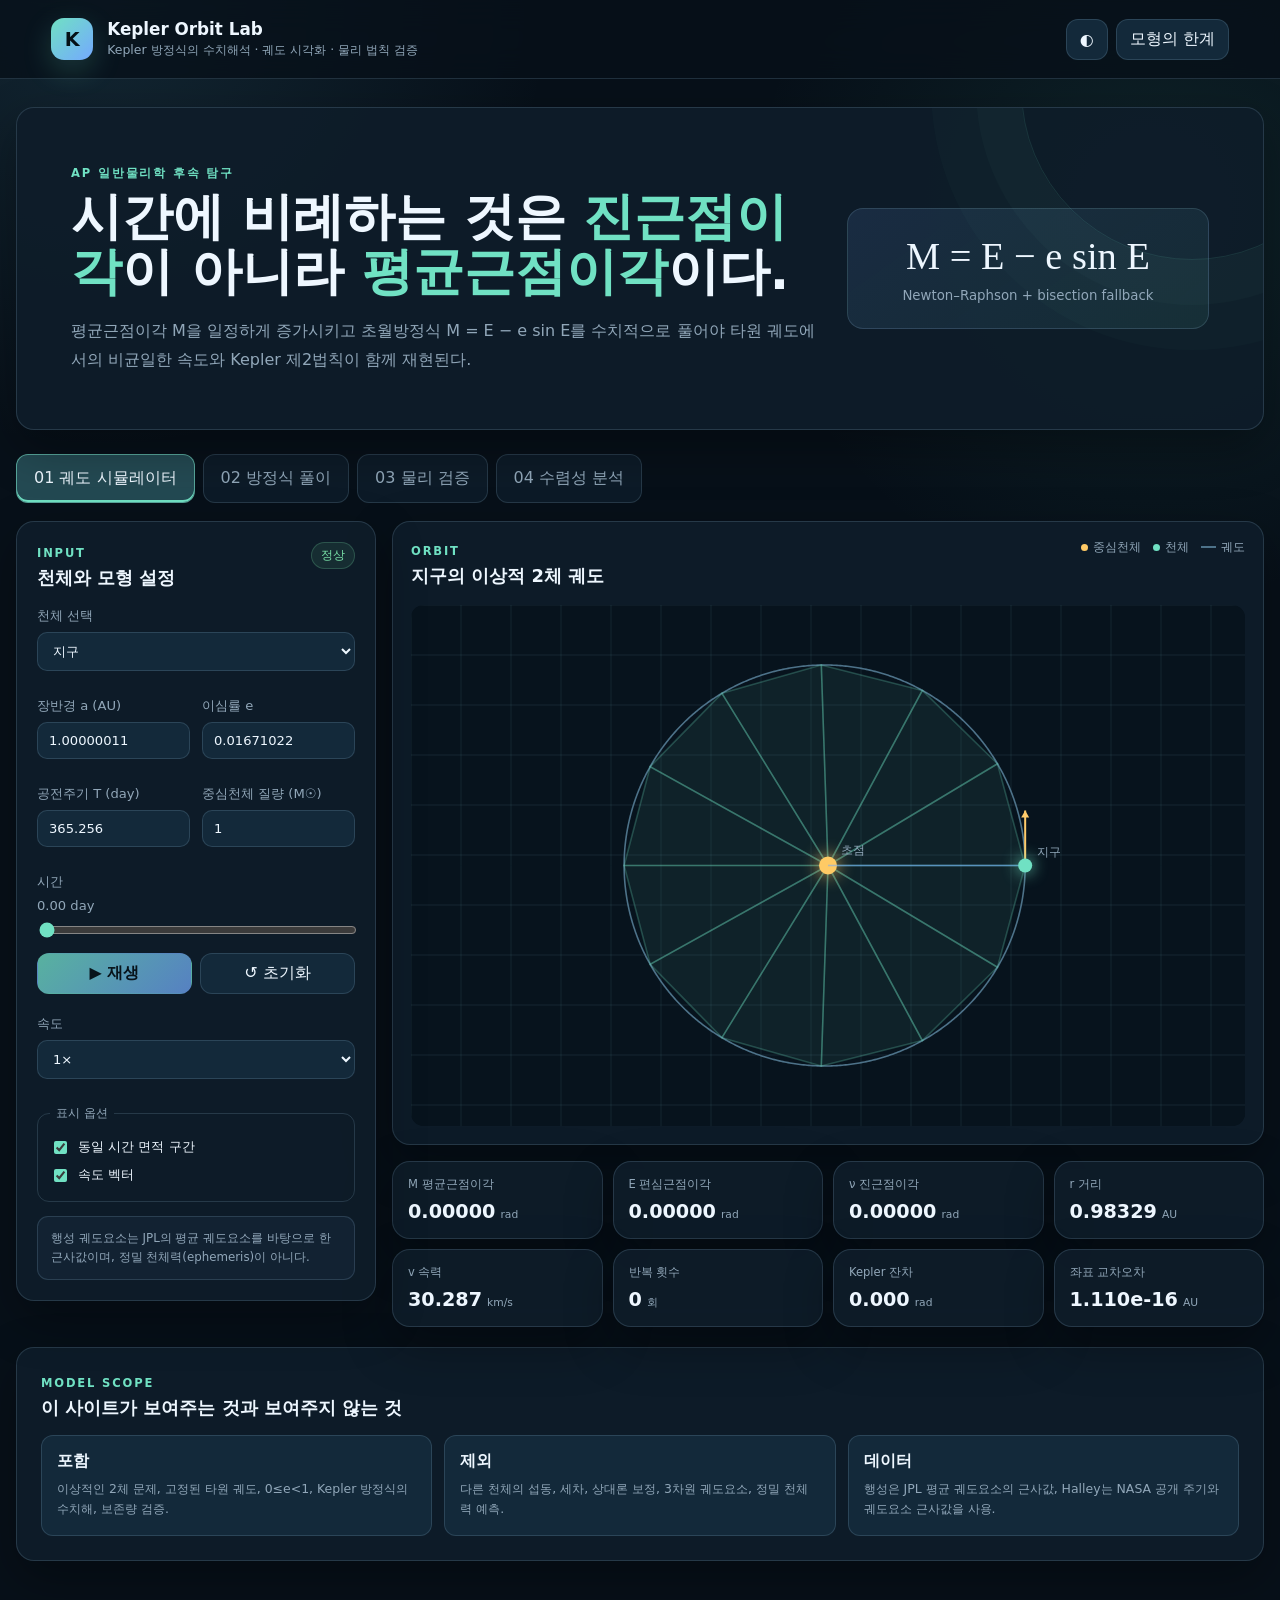
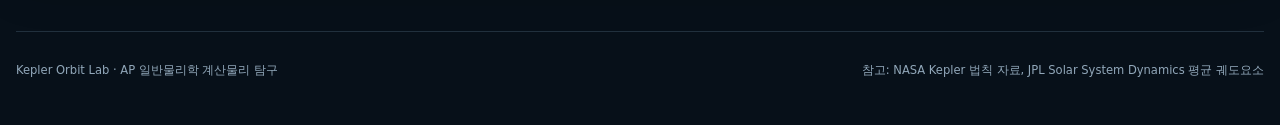
<file: index.html>
<!doctype html>
<html lang="ko">
<head>
  <meta charset="utf-8" />
  <meta name="viewport" content="width=device-width, initial-scale=1" />
  <meta name="description" content="Kepler 방정식 수치해석과 실제 천체 궤도 검증을 위한 인터랙티브 계산물리학 웹 실험실" />
  <title>Kepler Orbit Lab</title>
  <link rel="stylesheet" href="style.css" />
</head>
<body>
  <header class="topbar">
    <div class="brand">
      <div class="brand-mark">K</div>
      <div><h1>Kepler Orbit Lab</h1><p>Kepler 방정식의 수치해석 · 궤도 시각화 · 물리 법칙 검증</p></div>
    </div>
    <div class="header-actions">
      <button class="ghost-btn" id="themeToggle" type="button">◐</button>
      <a class="ghost-btn link-btn" href="#about">모형의 한계</a>
    </div>
  </header>

  <main>
    <section class="hero card">
      <div>
        <span class="eyebrow">AP 일반물리학 후속 탐구</span>
        <h2>시간에 비례하는 것은 <em>진근점이각</em>이 아니라 <em>평균근점이각</em>이다.</h2>
        <p>평균근점이각 M을 일정하게 증가시키고 초월방정식 M = E − e sin E를 수치적으로 풀어야 타원 궤도에서의 비균일한 속도와 Kepler 제2법칙이 함께 재현된다.</p>
      </div>
      <div class="hero-equation"><div>M = E − e sin E</div><small>Newton–Raphson + bisection fallback</small></div>
    </section>

    <nav class="tabs" aria-label="주요 기능">
      <button class="tab active" data-tab="orbit">01 궤도 시뮬레이터</button>
      <button class="tab" data-tab="solver">02 방정식 풀이</button>
      <button class="tab" data-tab="validation">03 물리 검증</button>
      <button class="tab" data-tab="analysis">04 수렴성 분석</button>
    </nav>

    <section class="panel active" id="orbitPanel">
      <div class="layout two-col">
        <aside class="card controls-card">
          <div class="section-heading"><div><span class="eyebrow">INPUT</span><h3>천체와 모형 설정</h3></div><span class="status-badge ok" id="orbitStatus">정상</span></div>
          <label>천체 선택<select id="bodySelect"><option value="earth">지구</option><option value="mercury">수성</option><option value="mars">화성</option><option value="halley">1P/Halley</option><option value="custom">사용자 정의</option></select></label>
          <div class="input-grid">
            <label>장반경 a (AU)<input id="semiMajorInput" type="number" min="0.01" step="0.001" /></label>
            <label>이심률 e<input id="eccInput" type="number" min="0" max="0.9999" step="0.0001" /></label>
            <label>공전주기 T (day)<input id="periodInput" type="number" min="0.01" step="0.001" /></label>
            <label>중심천체 질량 (M☉)<input id="centralMassInput" type="number" min="0.001" step="0.001" value="1" /></label>
          </div>
          <label>시간 <span id="timeLabel">0.00 day</span><input id="timeSlider" type="range" min="0" max="1000" value="0" /></label>
          <div class="playback">
            <button class="primary-btn" id="playBtn" type="button">▶ 재생</button>
            <button class="secondary-btn" id="resetBtn" type="button">↺ 초기화</button>
            <label class="speed">속도<select id="speedSelect"><option value="0.2">0.2×</option><option value="0.5">0.5×</option><option value="1" selected>1×</option><option value="2">2×</option><option value="5">5×</option></select></label>
          </div>
          <fieldset><legend>표시 옵션</legend><label class="check"><input id="showArea" type="checkbox" checked /> 동일 시간 면적 구간</label><label class="check"><input id="showVelocity" type="checkbox" checked /> 속도 벡터</label></fieldset>
          <div class="source-note">행성 궤도요소는 JPL의 평균 궤도요소를 바탕으로 한 근사값이며, 정밀 천체력(ephemeris)이 아니다.</div>
        </aside>

        <div class="stack">
          <section class="card canvas-card">
            <div class="section-heading"><div><span class="eyebrow">ORBIT</span><h3 id="orbitTitle">지구의 2체 궤도</h3></div><div class="legend"><span><i class="dot sun"></i>중심천체</span><span><i class="dot body"></i>천체</span><span><i class="line orbit"></i>궤도</span></div></div>
            <canvas id="orbitCanvas" width="960" height="600"></canvas>
          </section>
          <section class="metrics-grid">
            <article class="metric card"><span>M 평균근점이각</span><strong id="metricM">0</strong><small>rad</small></article>
            <article class="metric card"><span>E 편심근점이각</span><strong id="metricE">0</strong><small>rad</small></article>
            <article class="metric card"><span>ν 진근점이각</span><strong id="metricNu">0</strong><small>rad</small></article>
            <article class="metric card"><span>r 거리</span><strong id="metricR">0</strong><small>AU</small></article>
            <article class="metric card"><span>v 속력</span><strong id="metricV">0</strong><small>km/s</small></article>
            <article class="metric card"><span>반복 횟수</span><strong id="metricIterations">0</strong><small>회</small></article>
            <article class="metric card"><span>Kepler 잔차</span><strong id="metricResidual">0</strong><small>rad</small></article>
            <article class="metric card"><span>좌표 교차오차</span><strong id="metricCoordError">0</strong><small>AU</small></article>
          </section>
        </div>
      </div>
    </section>

    <section class="panel" id="solverPanel">
      <div class="layout two-col">
        <aside class="card controls-card">
          <div class="section-heading"><div><span class="eyebrow">NUMERICAL SOLVER</span><h3>Kepler 방정식 직접 풀기</h3></div><span class="status-badge" id="solverStatus">대기</span></div>
          <label>이심률 e<input id="solverE" type="range" min="0" max="0.999" step="0.001" value="0.8" /><output id="solverEOut">0.800</output></label>
          <label>평균근점이각 M<input id="solverM" type="range" min="0" max="6.283185307179586" step="0.001" value="0.2" /><output id="solverMOut">0.200 rad</output></label>
          <label>초기값 전략<select id="initialStrategy"><option value="mean">E₀ = M</option><option value="pi">E₀ = π</option><option value="adaptive" selected>조건부 초기값</option><option value="offset">부호 보정 초기값</option></select></label>
          <div class="input-grid"><label>허용오차<select id="toleranceSelect"><option value="1e-8">10⁻⁸</option><option value="1e-10">10⁻¹⁰</option><option value="1e-12" selected>10⁻¹²</option><option value="1e-14">10⁻¹⁴</option></select></label><label>최대 반복<input id="maxIterInput" type="number" min="3" max="100" value="30" /></label></div>
          <label class="check"><input id="fallbackCheck" type="checkbox" checked /> Newton 실패 시 이분법 사용</label>
          <button class="primary-btn wide" id="solveBtn" type="button">계산 실행</button>
          <div class="callout"><strong>관찰 포인트</strong><p>e→1, M→0 부근에서는 1−e cos E가 작아져 Newton 보정량이 커질 수 있다. 초기값 전략과 fallback의 효과를 비교해 보자.</p></div>
        </aside>
        <div class="stack">
          <section class="card padded"><div class="section-heading"><div><span class="eyebrow">ITERATION TRACE</span><h3>반복 과정</h3></div><div class="solver-summary" id="solverSummary">계산 전</div></div><div class="table-wrap"><table><thead><tr><th>n</th><th>Eₙ</th><th>f(Eₙ)</th><th>ΔE</th><th>방법</th></tr></thead><tbody id="iterationBody"></tbody></table></div></section>
          <section class="card padded"><div class="section-heading"><div><span class="eyebrow">RESIDUAL</span><h3>잔차 감소</h3></div></div><canvas id="residualCanvas" width="960" height="320"></canvas></section>
        </div>
      </div>
    </section>

    <section class="panel" id="validationPanel">
      <div class="card validation-header"><div><span class="eyebrow">PHYSICS VALIDATION</span><h3>계산된 궤도가 물리 법칙을 만족하는가?</h3><p>정확한 궤도 해를 시간 간격으로 샘플링하여 면적속도·에너지·각운동량의 수치 변동을 측정한다.</p></div><div class="validation-actions"><label>표본 수<select id="sampleCount"><option value="60">60</option><option value="120">120</option><option value="360" selected>360</option><option value="720">720</option><option value="1440">1440</option></select></label><button class="primary-btn" id="runValidationBtn">검증 실행</button><button class="secondary-btn" id="downloadCsvBtn">CSV 저장</button></div></div>
      <section class="validation-metrics"><article class="card metric large"><span>면적속도 변동계수</span><strong id="areaCv">—</strong><small>삼각형 근사</small></article><article class="card metric large"><span>에너지 최대 상대편차</span><strong id="energyError">—</strong><small>vis-viva 검증</small></article><article class="card metric large"><span>각운동량 최대 상대편차</span><strong id="momentumError">—</strong><small>r × v</small></article><article class="card metric large"><span>제3법칙 주기 오차</span><strong id="periodError">—</strong><small>입력 T vs 계산 T</small></article></section>
      <div class="chart-grid"><section class="card chart-card"><h3>동일 시간 구간의 면적속도</h3><canvas id="areaChart" width="760" height="360"></canvas></section><section class="card chart-card"><h3>비역학적 에너지 상대편차</h3><canvas id="energyChart" width="760" height="360"></canvas></section><section class="card chart-card"><h3>비각운동량 상대편차</h3><canvas id="momentumChart" width="760" height="360"></canvas></section><section class="card chart-card"><h3>시간 간격에 따른 면적 근사 수렴</h3><canvas id="convergenceChart" width="760" height="360"></canvas></section></div>
    </section>

    <section class="panel" id="analysisPanel">
      <div class="card analysis-header"><div><span class="eyebrow">CONVERGENCE ANALYSIS</span><h3>이심률과 평균근점이각에 따른 Newton 수렴성</h3><p>각 격자점에서 Kepler 방정식을 풀어 반복 횟수와 fallback 사용 여부를 기록한다.</p></div><div class="analysis-actions"><label>초기값 전략<select id="heatmapStrategy"><option value="mean">E₀=M</option><option value="pi">E₀=π</option><option value="adaptive" selected>조건부 초기값</option><option value="offset">부호 보정 초기값</option></select></label><button class="primary-btn" id="runAnalysisBtn">분석 실행</button></div></div>
      <div class="layout analysis-layout"><section class="card padded"><div class="section-heading"><div><span class="eyebrow">HEATMAP</span><h3>반복 횟수 지도</h3></div><div id="heatmapSummary" class="solver-summary">분석 전</div></div><canvas id="heatmapCanvas" width="960" height="560"></canvas><div class="heatmap-legend"><span>적은 반복</span><div></div><span>많은 반복 / fallback</span></div></section><aside class="card padded"><span class="eyebrow">COMPARISON</span><h3>초기값 전략 비교</h3><div class="table-wrap"><table><thead><tr><th>전략</th><th>평균 반복</th><th>최대 반복</th><th>fallback</th></tr></thead><tbody id="strategyComparisonBody"></tbody></table></div><div class="callout"><strong>해석 기준</strong><p>반복 횟수만 줄이는 것이 목적은 아니다. 최종 잔차가 허용오차 이하이고, 고이심률 영역에서도 실패 없이 유일한 해를 찾는지가 더 중요하다.</p></div></aside></div>
    </section>

    <section class="card about" id="about"><div><span class="eyebrow">MODEL SCOPE</span><h3>이 사이트가 보여주는 것과 보여주지 않는 것</h3></div><div class="about-grid"><article><h4>포함</h4><p>이상적인 2체 문제, 고정된 타원 궤도, 0≤e&lt;1, Kepler 방정식의 수치해, 보존량 검증.</p></article><article><h4>제외</h4><p>다른 천체의 섭동, 세차, 상대론 보정, 3차원 궤도요소, 정밀 천체력 예측.</p></article><article><h4>데이터</h4><p>행성은 JPL 평균 궤도요소의 근사값, Halley는 NASA 공개 주기와 궤도요소 근사값을 사용.</p></article></div></section>
  </main>

  <footer><p>Kepler Orbit Lab · AP 일반물리학 계산물리 탐구</p><p>참고: NASA Kepler 법칙 자료, JPL Solar System Dynamics 평균 궤도요소</p></footer>
  <script src="app.js"></script>
</body>
</html>
</file>
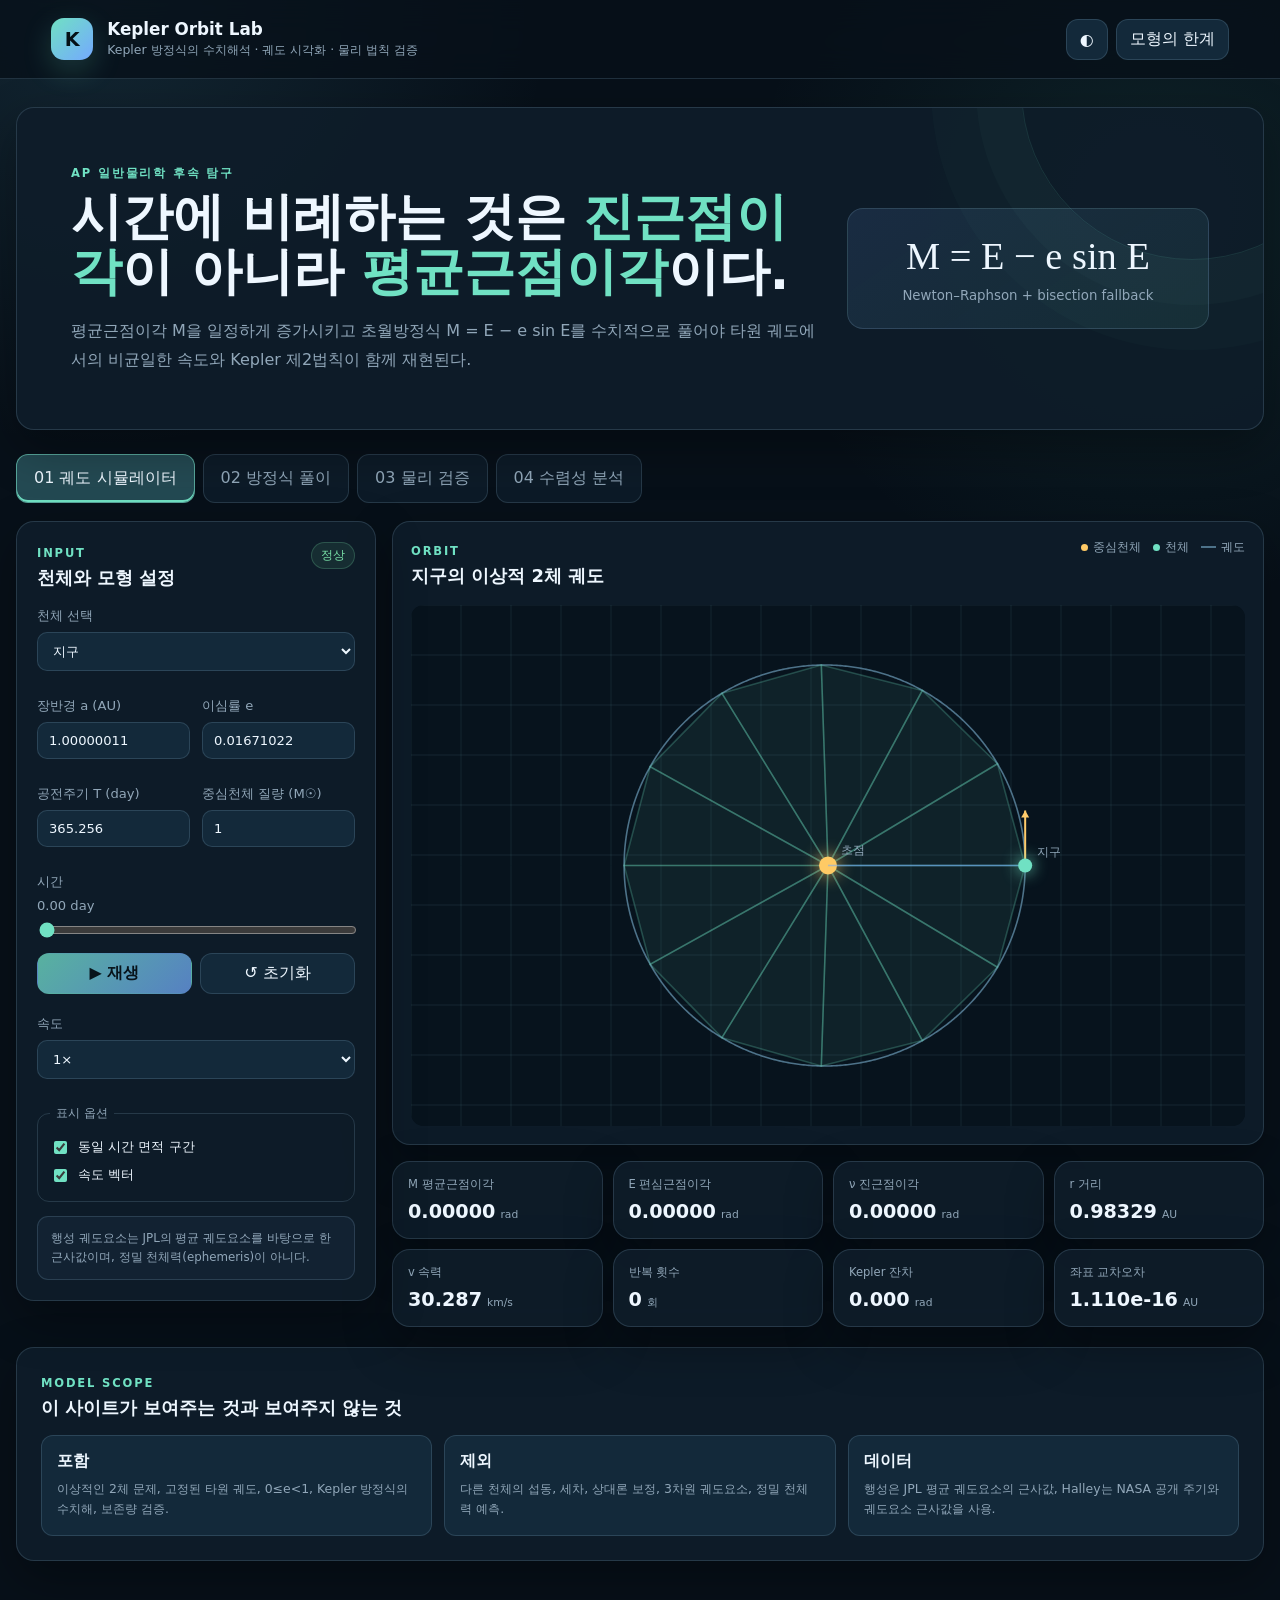
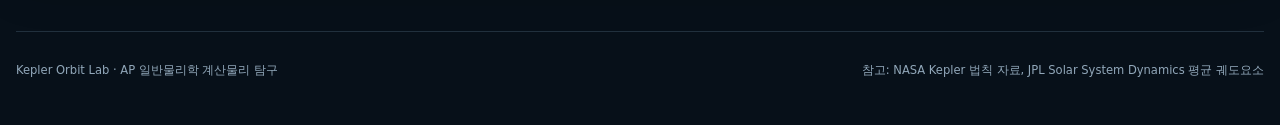
<file: kepler_orbit_lab_single.html>
<!doctype html>
<html lang="ko">
<head>
  <meta charset="utf-8" />
  <meta name="viewport" content="width=device-width, initial-scale=1" />
  <meta name="description" content="Kepler 방정식 수치해석과 실제 천체 궤도 검증을 위한 인터랙티브 계산물리학 웹 실험실" />
  <title>Kepler Orbit Lab</title>
  <style>
:root{--bg:#071019;--surface:rgba(15,29,42,.92);--surface-2:#13293a;--text:#eef7ff;--muted:#91a7b9;--line:rgba(151,195,222,.18);--accent:#70e1c3;--accent-2:#74a9ff;--warning:#ffcb6b;--danger:#ff7b8a;--ok:#79e2a8;--shadow:0 18px 50px rgba(0,0,0,.32);--radius:18px;font-family:Inter,Pretendard,"Noto Sans KR",system-ui,-apple-system,sans-serif}body.light{--bg:#eef5f8;--surface:rgba(255,255,255,.94);--surface-2:#edf5f8;--text:#10202a;--muted:#627783;--line:rgba(32,82,107,.16);--shadow:0 18px 50px rgba(21,63,82,.13)}*{box-sizing:border-box}html{scroll-behavior:smooth}body{margin:0;color:var(--text);background:radial-gradient(circle at 8% 0%,rgba(74,143,171,.18),transparent 28rem),radial-gradient(circle at 90% 12%,rgba(67,169,148,.12),transparent 25rem),var(--bg);min-height:100vh}button,input,select{font:inherit}button,select,input[type=range]{cursor:pointer}a{color:inherit}.topbar{position:sticky;top:0;z-index:20;display:flex;justify-content:space-between;align-items:center;padding:18px clamp(18px,4vw,64px);background:color-mix(in srgb,var(--bg) 78%,transparent);border-bottom:1px solid var(--line);backdrop-filter:blur(16px)}.brand{display:flex;gap:14px;align-items:center}.brand-mark{display:grid;place-items:center;width:42px;height:42px;border-radius:13px;background:linear-gradient(135deg,var(--accent),var(--accent-2));color:#051017;font-weight:900;font-size:1.2rem;box-shadow:0 10px 30px rgba(112,225,195,.2)}.brand h1{margin:0;font-size:1.05rem}.brand p{margin:3px 0 0;color:var(--muted);font-size:.78rem}.header-actions{display:flex;gap:8px}main{width:min(1480px,calc(100% - 32px));margin:28px auto 70px}.card{background:var(--surface);border:1px solid var(--line);border-radius:var(--radius);box-shadow:var(--shadow)}.padded{padding:18px}.hero{display:grid;grid-template-columns:1.35fr .65fr;gap:24px;padding:clamp(24px,5vw,54px);overflow:hidden;position:relative}.hero::after{content:"";position:absolute;width:340px;height:340px;border:1px solid rgba(112,225,195,.12);border-radius:50%;right:-100px;top:-190px;box-shadow:0 0 0 45px rgba(112,225,195,.025),0 0 0 90px rgba(112,225,195,.018)}.hero h2{margin:8px 0 16px;font-size:clamp(2rem,4vw,4.2rem);line-height:1.08;max-width:1000px}.hero h2 em{font-style:normal;color:var(--accent)}.hero p{color:var(--muted);max-width:850px;line-height:1.85;margin:0}.hero-equation{align-self:center;padding:25px;border-radius:16px;background:linear-gradient(145deg,rgba(116,169,255,.12),rgba(112,225,195,.08));border:1px solid var(--line);text-align:center;position:relative;z-index:1}.hero-equation div{font-family:"Times New Roman",serif;font-size:clamp(1.7rem,3vw,3.2rem)}.hero-equation small{display:block;margin-top:10px;color:var(--muted)}.eyebrow{display:inline-block;color:var(--accent);font-size:.72rem;font-weight:800;letter-spacing:.16em}.tabs{display:flex;gap:8px;margin:24px 0 14px;overflow-x:auto;padding-bottom:4px}.tab,.ghost-btn,.primary-btn,.secondary-btn{border:1px solid var(--line);border-radius:12px;transition:.2s ease}.tab{padding:13px 17px;color:var(--muted);background:var(--surface);white-space:nowrap}.tab:hover,.tab.active{color:var(--text);border-color:color-mix(in srgb,var(--accent) 55%,var(--line));background:color-mix(in srgb,var(--surface-2) 82%,var(--accent) 18%)}.tab.active{box-shadow:inset 0 -2px 0 var(--accent)}.panel{display:none}.panel.active{display:block;animation:fade .24s ease}@keyframes fade{from{opacity:0;transform:translateY(5px)}}.layout{display:grid;gap:16px}.two-col{grid-template-columns:minmax(280px,360px) minmax(0,1fr)}.stack{display:grid;gap:16px;align-content:start}.controls-card{padding:20px;height:fit-content;position:sticky;top:92px}.section-heading{display:flex;justify-content:space-between;gap:12px;align-items:flex-start;margin-bottom:17px}.section-heading h3,.card h3{margin:5px 0 0;font-size:1.12rem}label{display:grid;gap:7px;color:var(--muted);font-size:.82rem;margin:13px 0}input[type=number],select{width:100%;color:var(--text);background:var(--surface-2);border:1px solid var(--line);border-radius:10px;padding:10px 11px;outline:none}input:focus,select:focus{border-color:var(--accent);box-shadow:0 0 0 3px rgba(112,225,195,.1)}input[type=range]{width:100%;accent-color:var(--accent)}output{color:var(--text);font-variant-numeric:tabular-nums}.input-grid{display:grid;grid-template-columns:1fr 1fr;gap:0 12px}.playback{display:grid;grid-template-columns:1fr 1fr;gap:8px;align-items:end}.speed{grid-column:1/-1}fieldset{border:1px solid var(--line);border-radius:12px;margin:14px 0;padding:7px 12px}legend{color:var(--muted);font-size:.74rem;padding:0 6px}.check{display:flex;grid-template-columns:auto 1fr;align-items:center;gap:8px;margin:9px 0;color:var(--text)}.check input{accent-color:var(--accent)}.primary-btn,.secondary-btn,.ghost-btn{min-height:40px;padding:9px 13px;color:var(--text)}.primary-btn{background:linear-gradient(135deg,color-mix(in srgb,var(--accent) 75%,#123),color-mix(in srgb,var(--accent-2) 70%,#123));color:#07131a;border-color:transparent;font-weight:800}.secondary-btn,.ghost-btn{background:var(--surface-2)}button:hover{transform:translateY(-1px);filter:brightness(1.06)}.wide{width:100%}.link-btn{text-decoration:none;display:grid;place-items:center}.status-badge{color:var(--warning);background:rgba(255,203,107,.1);border:1px solid rgba(255,203,107,.22);border-radius:999px;padding:5px 9px;font-size:.72rem;white-space:nowrap}.status-badge.ok{color:var(--ok);background:rgba(121,226,168,.09);border-color:rgba(121,226,168,.22)}.status-badge.bad{color:var(--danger);background:rgba(255,123,138,.09);border-color:rgba(255,123,138,.22)}.canvas-card{padding:18px;min-width:0}canvas{display:block;width:100%;max-width:100%;border-radius:13px;background:#07131d}body.light canvas{background:#f7fbfc}.legend{display:flex;flex-wrap:wrap;gap:12px;color:var(--muted);font-size:.72rem}.dot{display:inline-block;width:7px;height:7px;border-radius:50%;margin-right:5px}.dot.sun{background:#ffca65}.dot.body{background:var(--accent)}.line{display:inline-block;width:15px;height:2px;margin-right:5px;vertical-align:middle}.line.orbit{background:#4d7289}.metrics-grid{display:grid;grid-template-columns:repeat(4,minmax(0,1fr));gap:10px}.metric{padding:15px;min-width:0}.metric span{display:block;color:var(--muted);font-size:.72rem}.metric strong{display:inline-block;margin-top:8px;font-size:1.2rem;font-variant-numeric:tabular-nums;overflow-wrap:anywhere}.metric small{color:var(--muted);margin-left:5px;font-size:.67rem}.metric.large strong{font-size:1.45rem;display:block}.source-note,.callout{padding:12px 13px;border:1px solid var(--line);border-radius:11px;color:var(--muted);font-size:.74rem;line-height:1.6;background:rgba(116,169,255,.055)}.callout{margin-top:17px}.callout strong{color:var(--text)}.callout p{margin:7px 0 0}.table-wrap{width:100%;overflow:auto;max-height:430px}table{width:100%;border-collapse:collapse;font-size:.78rem;font-variant-numeric:tabular-nums}th,td{padding:10px 9px;border-bottom:1px solid var(--line);text-align:right;white-space:nowrap}th:first-child,td:first-child{text-align:left}th{color:var(--muted);position:sticky;top:0;background:var(--surface);z-index:1}.solver-summary{color:var(--muted);font-size:.76rem;text-align:right}.validation-header,.analysis-header{display:flex;justify-content:space-between;gap:20px;align-items:center;padding:21px;margin-bottom:14px}.validation-header h3,.analysis-header h3{margin:5px 0}.validation-header p,.analysis-header p{margin:0;color:var(--muted);font-size:.82rem}.validation-actions,.analysis-actions{display:flex;gap:9px;align-items:end}.validation-actions label,.analysis-actions label{margin:0;min-width:120px}.validation-metrics{display:grid;grid-template-columns:repeat(4,1fr);gap:10px;margin-bottom:14px}.chart-grid{display:grid;grid-template-columns:1fr 1fr;gap:14px}.chart-card{padding:16px}.chart-card h3{margin:0 0 14px;font-size:.9rem}.analysis-layout{grid-template-columns:minmax(0,1.8fr) minmax(290px,.7fr)}.heatmap-legend{display:flex;gap:8px;align-items:center;color:var(--muted);font-size:.68rem;margin-top:10px}.heatmap-legend div{flex:1;height:7px;border-radius:99px;background:linear-gradient(90deg,#183b52,#62d7c1,#ffd36f,#ff7182)}.about{margin-top:20px;padding:24px}.about-grid{display:grid;grid-template-columns:repeat(3,1fr);gap:12px;margin-top:15px}.about article{padding:15px;border:1px solid var(--line);border-radius:12px;background:var(--surface-2)}.about h4{margin:0 0 7px}.about p{color:var(--muted);font-size:.78rem;line-height:1.65;margin:0}footer{display:flex;justify-content:space-between;gap:15px;width:min(1480px,calc(100% - 32px));margin:0 auto;padding:20px 0 35px;color:var(--muted);font-size:.72rem;border-top:1px solid var(--line)}@media(max-width:1050px){.hero{grid-template-columns:1fr}.two-col,.analysis-layout{grid-template-columns:1fr}.controls-card{position:static}.metrics-grid,.validation-metrics{grid-template-columns:repeat(2,1fr)}}@media(max-width:720px){main{width:min(100% - 18px,1480px);margin-top:12px}.topbar{padding:12px}.brand p{display:none}.hero{padding:23px 18px}.hero h2{font-size:2rem}.metrics-grid,.validation-metrics,.chart-grid,.about-grid{grid-template-columns:1fr}.validation-header,.analysis-header{align-items:stretch;flex-direction:column}.validation-actions,.analysis-actions{flex-wrap:wrap}.validation-actions>*,.analysis-actions>*{flex:1}.input-grid{grid-template-columns:1fr}footer{flex-direction:column}}

</style>
</head>
<body>
  <header class="topbar">
    <div class="brand">
      <div class="brand-mark">K</div>
      <div><h1>Kepler Orbit Lab</h1><p>Kepler 방정식의 수치해석 · 궤도 시각화 · 물리 법칙 검증</p></div>
    </div>
    <div class="header-actions">
      <button class="ghost-btn" id="themeToggle" type="button">◐</button>
      <a class="ghost-btn link-btn" href="#about">모형의 한계</a>
    </div>
  </header>

  <main>
    <section class="hero card">
      <div>
        <span class="eyebrow">AP 일반물리학 후속 탐구</span>
        <h2>시간에 비례하는 것은 <em>진근점이각</em>이 아니라 <em>평균근점이각</em>이다.</h2>
        <p>평균근점이각 M을 일정하게 증가시키고 초월방정식 M = E − e sin E를 수치적으로 풀어야 타원 궤도에서의 비균일한 속도와 Kepler 제2법칙이 함께 재현된다.</p>
      </div>
      <div class="hero-equation"><div>M = E − e sin E</div><small>Newton–Raphson + bisection fallback</small></div>
    </section>

    <nav class="tabs" aria-label="주요 기능">
      <button class="tab active" data-tab="orbit">01 궤도 시뮬레이터</button>
      <button class="tab" data-tab="solver">02 방정식 풀이</button>
      <button class="tab" data-tab="validation">03 물리 검증</button>
      <button class="tab" data-tab="analysis">04 수렴성 분석</button>
    </nav>

    <section class="panel active" id="orbitPanel">
      <div class="layout two-col">
        <aside class="card controls-card">
          <div class="section-heading"><div><span class="eyebrow">INPUT</span><h3>천체와 모형 설정</h3></div><span class="status-badge ok" id="orbitStatus">정상</span></div>
          <label>천체 선택<select id="bodySelect"><option value="earth">지구</option><option value="mercury">수성</option><option value="mars">화성</option><option value="halley">1P/Halley</option><option value="custom">사용자 정의</option></select></label>
          <div class="input-grid">
            <label>장반경 a (AU)<input id="semiMajorInput" type="number" min="0.01" step="0.001" /></label>
            <label>이심률 e<input id="eccInput" type="number" min="0" max="0.9999" step="0.0001" /></label>
            <label>공전주기 T (day)<input id="periodInput" type="number" min="0.01" step="0.001" /></label>
            <label>중심천체 질량 (M☉)<input id="centralMassInput" type="number" min="0.001" step="0.001" value="1" /></label>
          </div>
          <label>시간 <span id="timeLabel">0.00 day</span><input id="timeSlider" type="range" min="0" max="1000" value="0" /></label>
          <div class="playback">
            <button class="primary-btn" id="playBtn" type="button">▶ 재생</button>
            <button class="secondary-btn" id="resetBtn" type="button">↺ 초기화</button>
            <label class="speed">속도<select id="speedSelect"><option value="0.2">0.2×</option><option value="0.5">0.5×</option><option value="1" selected>1×</option><option value="2">2×</option><option value="5">5×</option></select></label>
          </div>
          <fieldset><legend>표시 옵션</legend><label class="check"><input id="showArea" type="checkbox" checked /> 동일 시간 면적 구간</label><label class="check"><input id="showVelocity" type="checkbox" checked /> 속도 벡터</label></fieldset>
          <div class="source-note">행성 궤도요소는 JPL의 평균 궤도요소를 바탕으로 한 근사값이며, 정밀 천체력(ephemeris)이 아니다.</div>
        </aside>

        <div class="stack">
          <section class="card canvas-card">
            <div class="section-heading"><div><span class="eyebrow">ORBIT</span><h3 id="orbitTitle">지구의 2체 궤도</h3></div><div class="legend"><span><i class="dot sun"></i>중심천체</span><span><i class="dot body"></i>천체</span><span><i class="line orbit"></i>궤도</span></div></div>
            <canvas id="orbitCanvas" width="960" height="600"></canvas>
          </section>
          <section class="metrics-grid">
            <article class="metric card"><span>M 평균근점이각</span><strong id="metricM">0</strong><small>rad</small></article>
            <article class="metric card"><span>E 편심근점이각</span><strong id="metricE">0</strong><small>rad</small></article>
            <article class="metric card"><span>ν 진근점이각</span><strong id="metricNu">0</strong><small>rad</small></article>
            <article class="metric card"><span>r 거리</span><strong id="metricR">0</strong><small>AU</small></article>
            <article class="metric card"><span>v 속력</span><strong id="metricV">0</strong><small>km/s</small></article>
            <article class="metric card"><span>반복 횟수</span><strong id="metricIterations">0</strong><small>회</small></article>
            <article class="metric card"><span>Kepler 잔차</span><strong id="metricResidual">0</strong><small>rad</small></article>
            <article class="metric card"><span>좌표 교차오차</span><strong id="metricCoordError">0</strong><small>AU</small></article>
          </section>
        </div>
      </div>
    </section>

    <section class="panel" id="solverPanel">
      <div class="layout two-col">
        <aside class="card controls-card">
          <div class="section-heading"><div><span class="eyebrow">NUMERICAL SOLVER</span><h3>Kepler 방정식 직접 풀기</h3></div><span class="status-badge" id="solverStatus">대기</span></div>
          <label>이심률 e<input id="solverE" type="range" min="0" max="0.999" step="0.001" value="0.8" /><output id="solverEOut">0.800</output></label>
          <label>평균근점이각 M<input id="solverM" type="range" min="0" max="6.283185307179586" step="0.001" value="0.2" /><output id="solverMOut">0.200 rad</output></label>
          <label>초기값 전략<select id="initialStrategy"><option value="mean">E₀ = M</option><option value="pi">E₀ = π</option><option value="adaptive" selected>조건부 초기값</option><option value="offset">부호 보정 초기값</option></select></label>
          <div class="input-grid"><label>허용오차<select id="toleranceSelect"><option value="1e-8">10⁻⁸</option><option value="1e-10">10⁻¹⁰</option><option value="1e-12" selected>10⁻¹²</option><option value="1e-14">10⁻¹⁴</option></select></label><label>최대 반복<input id="maxIterInput" type="number" min="3" max="100" value="30" /></label></div>
          <label class="check"><input id="fallbackCheck" type="checkbox" checked /> Newton 실패 시 이분법 사용</label>
          <button class="primary-btn wide" id="solveBtn" type="button">계산 실행</button>
          <div class="callout"><strong>관찰 포인트</strong><p>e→1, M→0 부근에서는 1−e cos E가 작아져 Newton 보정량이 커질 수 있다. 초기값 전략과 fallback의 효과를 비교해 보자.</p></div>
        </aside>
        <div class="stack">
          <section class="card padded"><div class="section-heading"><div><span class="eyebrow">ITERATION TRACE</span><h3>반복 과정</h3></div><div class="solver-summary" id="solverSummary">계산 전</div></div><div class="table-wrap"><table><thead><tr><th>n</th><th>Eₙ</th><th>f(Eₙ)</th><th>ΔE</th><th>방법</th></tr></thead><tbody id="iterationBody"></tbody></table></div></section>
          <section class="card padded"><div class="section-heading"><div><span class="eyebrow">RESIDUAL</span><h3>잔차 감소</h3></div></div><canvas id="residualCanvas" width="960" height="320"></canvas></section>
        </div>
      </div>
    </section>

    <section class="panel" id="validationPanel">
      <div class="card validation-header"><div><span class="eyebrow">PHYSICS VALIDATION</span><h3>계산된 궤도가 물리 법칙을 만족하는가?</h3><p>정확한 궤도 해를 시간 간격으로 샘플링하여 면적속도·에너지·각운동량의 수치 변동을 측정한다.</p></div><div class="validation-actions"><label>표본 수<select id="sampleCount"><option value="60">60</option><option value="120">120</option><option value="360" selected>360</option><option value="720">720</option><option value="1440">1440</option></select></label><button class="primary-btn" id="runValidationBtn">검증 실행</button><button class="secondary-btn" id="downloadCsvBtn">CSV 저장</button></div></div>
      <section class="validation-metrics"><article class="card metric large"><span>면적속도 변동계수</span><strong id="areaCv">—</strong><small>삼각형 근사</small></article><article class="card metric large"><span>에너지 최대 상대편차</span><strong id="energyError">—</strong><small>vis-viva 검증</small></article><article class="card metric large"><span>각운동량 최대 상대편차</span><strong id="momentumError">—</strong><small>r × v</small></article><article class="card metric large"><span>제3법칙 주기 오차</span><strong id="periodError">—</strong><small>입력 T vs 계산 T</small></article></section>
      <div class="chart-grid"><section class="card chart-card"><h3>동일 시간 구간의 면적속도</h3><canvas id="areaChart" width="760" height="360"></canvas></section><section class="card chart-card"><h3>비역학적 에너지 상대편차</h3><canvas id="energyChart" width="760" height="360"></canvas></section><section class="card chart-card"><h3>비각운동량 상대편차</h3><canvas id="momentumChart" width="760" height="360"></canvas></section><section class="card chart-card"><h3>시간 간격에 따른 면적 근사 수렴</h3><canvas id="convergenceChart" width="760" height="360"></canvas></section></div>
    </section>

    <section class="panel" id="analysisPanel">
      <div class="card analysis-header"><div><span class="eyebrow">CONVERGENCE ANALYSIS</span><h3>이심률과 평균근점이각에 따른 Newton 수렴성</h3><p>각 격자점에서 Kepler 방정식을 풀어 반복 횟수와 fallback 사용 여부를 기록한다.</p></div><div class="analysis-actions"><label>초기값 전략<select id="heatmapStrategy"><option value="mean">E₀=M</option><option value="pi">E₀=π</option><option value="adaptive" selected>조건부 초기값</option><option value="offset">부호 보정 초기값</option></select></label><button class="primary-btn" id="runAnalysisBtn">분석 실행</button></div></div>
      <div class="layout analysis-layout"><section class="card padded"><div class="section-heading"><div><span class="eyebrow">HEATMAP</span><h3>반복 횟수 지도</h3></div><div id="heatmapSummary" class="solver-summary">분석 전</div></div><canvas id="heatmapCanvas" width="960" height="560"></canvas><div class="heatmap-legend"><span>적은 반복</span><div></div><span>많은 반복 / fallback</span></div></section><aside class="card padded"><span class="eyebrow">COMPARISON</span><h3>초기값 전략 비교</h3><div class="table-wrap"><table><thead><tr><th>전략</th><th>평균 반복</th><th>최대 반복</th><th>fallback</th></tr></thead><tbody id="strategyComparisonBody"></tbody></table></div><div class="callout"><strong>해석 기준</strong><p>반복 횟수만 줄이는 것이 목적은 아니다. 최종 잔차가 허용오차 이하이고, 고이심률 영역에서도 실패 없이 유일한 해를 찾는지가 더 중요하다.</p></div></aside></div>
    </section>

    <section class="card about" id="about"><div><span class="eyebrow">MODEL SCOPE</span><h3>이 사이트가 보여주는 것과 보여주지 않는 것</h3></div><div class="about-grid"><article><h4>포함</h4><p>이상적인 2체 문제, 고정된 타원 궤도, 0≤e&lt;1, Kepler 방정식의 수치해, 보존량 검증.</p></article><article><h4>제외</h4><p>다른 천체의 섭동, 세차, 상대론 보정, 3차원 궤도요소, 정밀 천체력 예측.</p></article><article><h4>데이터</h4><p>행성은 JPL 평균 궤도요소의 근사값, Halley는 NASA 공개 주기와 궤도요소 근사값을 사용.</p></article></div></section>
  </main>

  <footer><p>Kepler Orbit Lab · AP 일반물리학 계산물리 탐구</p><p>참고: NASA Kepler 법칙 자료, JPL Solar System Dynamics 평균 궤도요소</p></footer>
  <script>
(()=>{'use strict';
const TAU=2*Math.PI,AU_M=149597870700,DAY_S=86400,MU_SUN=1.32712440018e20;
const bodies={earth:{name:'지구',a:1.00000011,e:.01671022,period:365.256,color:'#70e1c3'},mercury:{name:'수성',a:.38709893,e:.20563069,period:87.9691,color:'#d8b08c'},mars:{name:'화성',a:1.52366231,e:.09341233,period:686.98,color:'#ff8c6b'},halley:{name:'1P/Halley',a:17.834,e:.96714,period:27759,color:'#8ab9ff'},custom:{name:'사용자 정의',a:1,e:.5,period:365.256,color:'#70e1c3'}};
const $=id=>document.getElementById(id),clamp=(x,a,b)=>Math.min(b,Math.max(a,x)),modTau=x=>((x%TAU)+TAU)%TAU;
const fmt=(x,d=6)=>!Number.isFinite(x)?'—':((Math.abs(x)!==0&&Math.abs(x)<1e-5)||Math.abs(x)>=1e6?x.toExponential(3):x.toFixed(d));
function initialGuess(M,e,s){M=modTau(M);if(s==='mean')return M;if(s==='pi')return Math.PI;if(s==='offset'){const sm=M>Math.PI?M-TAU:M;return modTau(sm+(Math.sign(Math.sin(sm))||1)*.85*e)}return e<.8?M:Math.PI}
function solveKepler(M,e,o={}){const tol=o.tol??1e-12,maxIter=o.maxIter??30,strategy=o.strategy??'adaptive',fallback=o.fallback??true,trace=o.trace??false;if(!(e>=0&&e<1))return{converged:false,reason:'0≤e<1 필요',rows:[]};const m=modTau(M);let E=initialGuess(m,e,strategy),rows=[],converged=false,usedFallback=false;for(let n=0;n<maxIter;n++){const f=E-e*Math.sin(E)-m,fp=1-e*Math.cos(E);if(!Number.isFinite(f)||!Number.isFinite(fp)||Math.abs(fp)<1e-15)break;const delta=-f/fp;if(trace)rows.push({n,E,residual:f,delta,method:'Newton'});const next=E+delta,nr=next-e*Math.sin(next)-m;E=next;if(Math.abs(delta)<tol&&Math.abs(nr)<tol){converged=true;break}}
if(!converged&&fallback){usedFallback=true;if(Math.abs(m)<tol){E=0;converged=true}else{let lo=0,hi=TAU;for(let k=0;k<80;k++){const mid=.5*(lo+hi),fm=mid-e*Math.sin(mid)-m;if(trace)rows.push({n:rows.length,E:mid,residual:fm,delta:.5*(hi-lo),method:'Bisection'});E=mid;if(Math.abs(fm)<tol||Math.abs(hi-lo)<tol){converged=true;break}if(fm>0)hi=mid;else lo=mid}}}
E=modTau(E);const residual=Math.min(Math.abs(E-e*Math.sin(E)-m),Math.abs((E-TAU)-e*Math.sin(E-TAU)-m));return{E,M:m,residual,converged:converged||residual<tol*10,usedFallback,rows,iterationCount:rows.filter(r=>r.method==='Newton').length,totalSteps:rows.length,strategy}}
function orbitalState(body,tDays,o={}){const M=modTau(TAU*tDays/body.period),sol=solveKepler(M,body.e,{tol:o.tol??1e-12,maxIter:o.maxIter??30,strategy:o.strategy??'adaptive',fallback:true,trace:false}),E=sol.E,a=body.a,e=body.e,x=a*(Math.cos(E)-e),y=a*Math.sqrt(1-e*e)*Math.sin(E),r=a*(1-e*Math.cos(E));let nu=modTau(2*Math.atan2(Math.sqrt(1+e)*Math.sin(E/2),Math.sqrt(1-e)*Math.cos(E/2)));const r2=a*(1-e*e)/(1+e*Math.cos(nu)),x2=r2*Math.cos(nu),y2=r2*Math.sin(nu),coordError=Math.hypot(x-x2,y-y2),mu=MU_SUN*(body.centralMass??1),aM=a*AU_M,nMotion=Math.sqrt(mu/aM**3),dEdt=nMotion/(1-e*Math.cos(E)),vx=-aM*Math.sin(E)*dEdt,vy=aM*Math.sqrt(1-e*e)*Math.cos(E)*dEdt,speed=Math.hypot(vx,vy),specificEnergy=.5*speed*speed-mu/(r*AU_M),specificAngularMomentum=x*AU_M*vy-y*AU_M*vx;return{...sol,M,E,nu,r,x,y,x2,y2,coordError,vx,vy,speed,specificEnergy,specificAngularMomentum}}
function setupCanvas(canvas){const ratio=Math.max(1,devicePixelRatio||1),w=canvas.clientWidth||canvas.width,h=canvas.clientHeight||canvas.height;if(canvas.width!==Math.floor(w*ratio)||canvas.height!==Math.floor(h*ratio)){canvas.width=Math.floor(w*ratio);canvas.height=Math.floor(h*ratio)}const ctx=canvas.getContext('2d');ctx.setTransform(ratio,0,0,ratio,0,0);return{ctx,w,h}}
function colors(){const l=document.body.classList.contains('light');return{bg:l?'#f7fbfc':'#07131d',grid:l?'rgba(27,76,99,.12)':'rgba(142,190,218,.10)',text:l?'#526a77':'#91a7b9',line:l?'#406b80':'#4d7289',accent:'#70e1c3',accent2:'#74a9ff',warning:'#ffcb6b',danger:'#ff7b8a'}}
function clear(ctx,w,h,bg){ctx.clearRect(0,0,w,h);ctx.fillStyle=bg;ctx.fillRect(0,0,w,h)}
function grid(ctx,w,h,color){ctx.save();ctx.strokeStyle=color;ctx.lineWidth=1;for(let x=0;x<w;x+=50){ctx.beginPath();ctx.moveTo(x,0);ctx.lineTo(x,h);ctx.stroke()}for(let y=0;y<h;y+=50){ctx.beginPath();ctx.moveTo(0,y);ctx.lineTo(w,y);ctx.stroke()}ctx.restore()}
function arrow(ctx,x1,y1,x2,y2,color){const a=Math.atan2(y2-y1,x2-x1),head=8;ctx.save();ctx.strokeStyle=ctx.fillStyle=color;ctx.lineWidth=2;ctx.beginPath();ctx.moveTo(x1,y1);ctx.lineTo(x2,y2);ctx.stroke();ctx.beginPath();ctx.moveTo(x2,y2);ctx.lineTo(x2-head*Math.cos(a-Math.PI/6),y2-head*Math.sin(a-Math.PI/6));ctx.lineTo(x2-head*Math.cos(a+Math.PI/6),y2-head*Math.sin(a+Math.PI/6));ctx.closePath();ctx.fill();ctx.restore()}
function lineChart(canvas,values,o={}){const{ctx,w,h}=setupCanvas(canvas),c=colors();clear(ctx,w,h,c.bg);grid(ctx,w,h,c.grid);const pad={l:54,r:18,t:18,b:36},arr=values.filter(Number.isFinite);if(!arr.length)return;let min=o.minY??Math.min(...arr),max=o.maxY??Math.max(...arr);if(Math.abs(max-min)<1e-20){max+=1;min-=1}const sx=(w-pad.l-pad.r)/Math.max(1,values.length-1),sy=(h-pad.t-pad.b)/(max-min);ctx.strokeStyle=o.color??c.accent;ctx.lineWidth=2;ctx.beginPath();values.forEach((v,i)=>{const x=pad.l+i*sx,y=h-pad.b-(v-min)*sy;i?ctx.lineTo(x,y):ctx.moveTo(x,y)});ctx.stroke();ctx.fillStyle=c.text;ctx.font='11px system-ui';ctx.textAlign='right';ctx.fillText(max.toExponential(2),pad.l-8,pad.t+4);ctx.fillText(min.toExponential(2),pad.l-8,h-pad.b);ctx.textAlign='center';ctx.fillText(o.xLabel??'sample',(pad.l+w-pad.r)/2,h-10)}
let selectedKey='earth',currentBody={...bodies.earth,centralMass:1},currentTime=0,playing=false,lastFrame=performance.now(),validationRows=[];
function readBody(){const a=+$('semiMajorInput').value,e=+$('eccInput').value,period=+$('periodInput').value,centralMass=+$('centralMassInput').value,valid=a>0&&period>0&&centralMass>0&&e>=0&&e<1;$('orbitStatus').textContent=valid?'정상':'입력 오류';$('orbitStatus').className=`status-badge ${valid?'ok':'bad'}`;return valid?{...bodies[selectedKey],a,e,period,centralMass,name:selectedKey==='custom'?'사용자 정의':bodies[selectedKey].name}:null}
function applyBody(key){selectedKey=key;const b=bodies[key];$('semiMajorInput').value=b.a;$('eccInput').value=b.e;$('periodInput').value=b.period;$('centralMassInput').value=1;['semiMajorInput','eccInput','periodInput'].forEach(id=>$(id).disabled=key!=='custom');currentBody={...b,centralMass:1};currentTime=0;$('timeSlider').value=0;$('orbitTitle').textContent=`${b.name}의 이상적 2체 궤도`;updateOrbit()}
function mapOrbit(x,y,b,w,h){const semiMinor=b.a*Math.sqrt(1-b.e*b.e),m=60,s=Math.min((w-2*m)/(2*b.a),(h-2*m)/(2*semiMinor||1)),cx=w/2,cy=h/2;return[cx+x*s,cy-y*s,s,cx,cy]}
function drawOrbit(){const{ctx,w,h}=setupCanvas($('orbitCanvas')),c=colors();clear(ctx,w,h,c.bg);grid(ctx,w,h,c.grid);const b=currentBody;if(!b)return;const s=orbitalState(b,currentTime),[sx,sy,scale,cx,cy]=mapOrbit(s.x,s.y,b,w,h);ctx.strokeStyle=c.line;ctx.lineWidth=1.6;ctx.beginPath();for(let i=0;i<=720;i++){const E=TAU*i/720,x=b.a*(Math.cos(E)-b.e),y=b.a*Math.sqrt(1-b.e*b.e)*Math.sin(E),p=mapOrbit(x,y,b,w,h);i?ctx.lineTo(p[0],p[1]):ctx.moveTo(p[0],p[1])}ctx.stroke();if($('showArea').checked){const seg=12,dt=b.period/seg;ctx.fillStyle='rgba(112,225,195,.07)';ctx.strokeStyle='rgba(112,225,195,.25)';for(let k=0;k<seg;k++){const a0=orbitalState(b,k*dt),a1=orbitalState(b,(k+1)*dt),p0=mapOrbit(a0.x,a0.y,b,w,h),p1=mapOrbit(a1.x,a1.y,b,w,h);ctx.beginPath();ctx.moveTo(cx,cy);ctx.lineTo(p0[0],p0[1]);ctx.lineTo(p1[0],p1[1]);ctx.closePath();ctx.fill();ctx.stroke()}}ctx.shadowColor='#ffca65';ctx.shadowBlur=18;ctx.fillStyle='#ffca65';ctx.beginPath();ctx.arc(cx,cy,9,0,TAU);ctx.fill();ctx.shadowBlur=0;ctx.strokeStyle='rgba(116,169,255,.55)';ctx.beginPath();ctx.moveTo(cx,cy);ctx.lineTo(sx,sy);ctx.stroke();if($('showVelocity').checked){const vs=55/Math.max(1,s.speed/1000);arrow(ctx,sx,sy,sx+s.vx/1000*vs,sy-s.vy/1000*vs,c.warning)}ctx.shadowColor=b.color;ctx.shadowBlur=16;ctx.fillStyle=b.color;ctx.beginPath();ctx.arc(sx,sy,7,0,TAU);ctx.fill();ctx.shadowBlur=0;ctx.fillStyle=c.text;ctx.font='12px system-ui';ctx.fillText('초점',cx+13,cy-12);ctx.fillText(b.name,sx+12,sy-10);updateMetrics(s)}
function updateMetrics(s){$('metricM').textContent=fmt(s.M,5);$('metricE').textContent=fmt(s.E,5);$('metricNu').textContent=fmt(s.nu,5);$('metricR').textContent=fmt(s.r,5);$('metricV').textContent=fmt(s.speed/1000,3);$('metricIterations').textContent=s.iterationCount;$('metricResidual').textContent=fmt(s.residual,3);$('metricCoordError').textContent=fmt(s.coordError,3);$('timeLabel').textContent=`${fmt(currentTime,2)} day`}
function updateOrbit(){const b=readBody();if(!b)return;currentBody=b;currentTime=+$('timeSlider').value/1000*b.period;drawOrbit()}
function animate(now){const dt=Math.min(80,now-lastFrame);lastFrame=now;if(playing&&currentBody){currentTime=(currentTime+dt/1000*currentBody.period/18*+$('speedSelect').value)%currentBody.period;$('timeSlider').value=Math.round(currentTime/currentBody.period*1000);drawOrbit()}requestAnimationFrame(animate)}
function runSolver(){const e=+$('solverE').value,M=+$('solverM').value,r=solveKepler(M,e,{tol:+$('toleranceSelect').value,maxIter:+$('maxIterInput').value,strategy:$('initialStrategy').value,fallback:$('fallbackCheck').checked,trace:true});$('solverStatus').textContent=r.converged?(r.usedFallback?'fallback 수렴':'Newton 수렴'):'실패';$('solverStatus').className=`status-badge ${r.converged?'ok':'bad'}`;$('solverSummary').textContent=`E=${fmt(r.E,12)} · 잔차=${fmt(r.residual,3)} · 총 ${r.totalSteps}단계`;$('iterationBody').innerHTML=r.rows.map(q=>`<tr><td>${q.n}</td><td>${fmt(q.E,12)}</td><td>${fmt(q.residual,4)}</td><td>${fmt(q.delta,4)}</td><td>${q.method}</td></tr>`).join('');lineChart($('residualCanvas'),r.rows.map(q=>Math.log10(Math.max(Math.abs(q.residual),1e-16))),{xLabel:'iteration n',color:colors().accent2})}
function validateBody(b,N){const rows=[];for(let i=0;i<=N;i++)rows.push({i,t:b.period*i/N,...orbitalState(b,b.period*i/N)});const area=[];for(let i=0;i<N;i++){const a=rows[i],d=rows[i+1];area.push(.5*Math.abs(a.x*d.y-a.y*d.x)/(d.t-a.t))}const energies=rows.slice(0,N).map(r=>r.specificEnergy),momenta=rows.slice(0,N).map(r=>r.specificAngularMomentum),mean=area.reduce((a,b)=>a+b,0)/area.length,sd=Math.sqrt(area.reduce((a,b)=>a+(b-mean)**2,0)/area.length),mu=MU_SUN*b.centralMass,refE=-mu/(2*b.a*AU_M),refH=Math.sqrt(mu*b.a*AU_M*(1-b.e*b.e)),er=energies.map(v=>(v-refE)/Math.abs(refE)),hr=momenta.map(v=>(v-refH)/Math.abs(refH)),pred=TAU*Math.sqrt((b.a*AU_M)**3/mu)/DAY_S;return{rows,areaRates:area,energyRel:er,hRel:hr,areaCv:sd/Math.abs(mean),maxEnergyError:Math.max(...er.map(Math.abs)),maxMomentumError:Math.max(...hr.map(Math.abs)),predictedPeriod:pred,periodError:Math.abs(pred-b.period)/pred}}
function runValidation(){const N=+$('sampleCount').value,r=validateBody(currentBody,N);validationRows=r.rows.slice(0,N).map((q,i)=>({t_day:q.t,M_rad:q.M,E_rad:q.E,nu_rad:q.nu,r_AU:q.r,x_AU:q.x,y_AU:q.y,speed_km_s:q.speed/1000,kepler_residual:q.residual,area_rate_AU2_day:r.areaRates[i],energy_rel_error:r.energyRel[i],angular_momentum_rel_error:r.hRel[i]}));$('areaCv').textContent=r.areaCv.toExponential(3);$('energyError').textContent=r.maxEnergyError.toExponential(3);$('momentumError').textContent=r.maxMomentumError.toExponential(3);$('periodError').textContent=r.periodError.toExponential(3);const ma=r.areaRates.reduce((a,b)=>a+b,0)/r.areaRates.length;lineChart($('areaChart'),r.areaRates.map(v=>v/ma-1),{xLabel:'time segment',color:colors().accent});lineChart($('energyChart'),r.energyRel,{xLabel:'time sample',color:colors().accent2});lineChart($('momentumChart'),r.hRel,{xLabel:'time sample',color:colors().warning});const Ns=[30,60,120,240,480,960,1920],cvs=Ns.map(n=>Math.log10(validateBody(currentBody,n).areaCv));lineChart($('convergenceChart'),cvs,{xLabel:'log10 CV, N=30→1920',color:colors().danger})}
function downloadCSV(){if(!validationRows.length)runValidation();const h=Object.keys(validationRows[0]),lines=[h.join(',')];validationRows.forEach(r=>lines.push(h.map(k=>r[k]).join(',')));const blob=new Blob([lines.join('\n')],{type:'text/csv;charset=utf-8'}),url=URL.createObjectURL(blob),a=document.createElement('a');a.href=url;a.download=`kepler_validation_${selectedKey}.csv`;a.click();URL.revokeObjectURL(url)}
const strategies=['mean','pi','adaptive','offset'],names={mean:'E₀=M',pi:'E₀=π',adaptive:'조건부',offset:'부호 보정'};
function analyzeStrategy(strategy,rowsN=46,colsN=72){let sum=0,max=0,fallbackCount=0,failures=0;const grid=[];for(let i=0;i<rowsN;i++){const e=.99*i/(rowsN-1),row=[];for(let j=0;j<colsN;j++){const M=TAU*j/colsN,r=solveKepler(M,e,{tol:1e-12,maxIter:20,strategy,fallback:true,trace:true}),count=r.iterationCount+(r.usedFallback?10:0);row.push({count,raw:r.iterationCount,fallback:r.usedFallback,converged:r.converged});sum+=r.iterationCount;max=Math.max(max,r.iterationCount);fallbackCount+=r.usedFallback?1:0;failures+=r.converged?0:1}grid.push(row)}return{grid,average:sum/(rowsN*colsN),max,fallbackCount,failures,rowsN,colsN}}
function drawHeatmap(r){const{ctx,w,h}=setupCanvas($('heatmapCanvas')),c=colors(),p={l:54,r:18,t:18,b:42};clear(ctx,w,h,c.bg);const cw=(w-p.l-p.r)/r.colsN,ch=(h-p.t-p.b)/r.rowsN,max=Math.max(...r.grid.flat().map(d=>d.count));r.grid.forEach((row,i)=>row.forEach((d,j)=>{const t=clamp(d.count/Math.max(1,max),0,1);ctx.fillStyle=d.fallback?'#ff7182':t<.45?`rgb(${24+45*t},${59+170*t},${82+140*t})`:`rgb(${90+165*t},${170+70*(1-t)},${150-60*t})`;ctx.fillRect(p.l+j*cw,p.t+(r.rowsN-1-i)*ch,cw+.4,ch+.4)}));ctx.fillStyle=c.text;ctx.font='11px system-ui';ctx.textAlign='center';ctx.fillText('평균근점이각 M (0 → 2π)',(p.l+w-p.r)/2,h-11);ctx.save();ctx.translate(13,(p.t+h-p.b)/2);ctx.rotate(-Math.PI/2);ctx.fillText('이심률 e (0 → 0.99)',0,0);ctx.restore();$('heatmapSummary').textContent=`평균 ${r.average.toFixed(2)}회 · 최대 ${r.max}회 · fallback ${r.fallbackCount}점`}
function runAnalysis(){$('heatmapSummary').textContent='계산 중…';requestAnimationFrame(()=>{drawHeatmap(analyzeStrategy($('heatmapStrategy').value));$('strategyComparisonBody').innerHTML=strategies.map(s=>({s,...analyzeStrategy(s,28,48)})).map(r=>`<tr><td>${names[r.s]}</td><td>${r.average.toFixed(2)}</td><td>${r.max}</td><td>${r.fallbackCount}</td></tr>`).join('')})}
function activate(name){document.querySelectorAll('.tab').forEach(b=>b.classList.toggle('active',b.dataset.tab===name));document.querySelectorAll('.panel').forEach(p=>p.classList.remove('active'));$(`${name}Panel`).classList.add('active');setTimeout(()=>{if(name==='orbit')drawOrbit();if(name==='solver')runSolver();if(name==='validation')runValidation();if(name==='analysis')runAnalysis()},30)}
document.querySelectorAll('.tab').forEach(b=>b.onclick=()=>activate(b.dataset.tab));$('bodySelect').onchange=e=>applyBody(e.target.value);['semiMajorInput','eccInput','periodInput','centralMassInput','timeSlider','showArea','showVelocity'].forEach(id=>$(id).addEventListener('input',updateOrbit));$('playBtn').onclick=()=>{playing=!playing;$('playBtn').textContent=playing?'❚❚ 정지':'▶ 재생'};$('resetBtn').onclick=()=>{currentTime=0;$('timeSlider').value=0;drawOrbit()};$('solverE').oninput=()=>{$('solverEOut').textContent=(+$('solverE').value).toFixed(3)};$('solverM').oninput=()=>{$('solverMOut').textContent=`${(+$('solverM').value).toFixed(3)} rad`};$('solveBtn').onclick=runSolver;$('runValidationBtn').onclick=runValidation;$('downloadCsvBtn').onclick=downloadCSV;$('runAnalysisBtn').onclick=runAnalysis;$('themeToggle').onclick=()=>{document.body.classList.toggle('light');drawOrbit();runSolver()};addEventListener('resize',()=>{drawOrbit();if($('validationPanel').classList.contains('active'))runValidation()});applyBody('earth');runSolver();requestAnimationFrame(animate);window.KeplerLab={solveKepler,orbitalState,validateBody,bodies,constants:{TAU,AU_M,DAY_S,MU_SUN}}})();

</script>
</body>
</html>
</file>
<file: style.css>
:root{--bg:#071019;--surface:rgba(15,29,42,.92);--surface-2:#13293a;--text:#eef7ff;--muted:#91a7b9;--line:rgba(151,195,222,.18);--accent:#70e1c3;--accent-2:#74a9ff;--warning:#ffcb6b;--danger:#ff7b8a;--ok:#79e2a8;--shadow:0 18px 50px rgba(0,0,0,.32);--radius:18px;font-family:Inter,Pretendard,"Noto Sans KR",system-ui,-apple-system,sans-serif}body.light{--bg:#eef5f8;--surface:rgba(255,255,255,.94);--surface-2:#edf5f8;--text:#10202a;--muted:#627783;--line:rgba(32,82,107,.16);--shadow:0 18px 50px rgba(21,63,82,.13)}*{box-sizing:border-box}html{scroll-behavior:smooth}body{margin:0;color:var(--text);background:radial-gradient(circle at 8% 0%,rgba(74,143,171,.18),transparent 28rem),radial-gradient(circle at 90% 12%,rgba(67,169,148,.12),transparent 25rem),var(--bg);min-height:100vh}button,input,select{font:inherit}button,select,input[type=range]{cursor:pointer}a{color:inherit}.topbar{position:sticky;top:0;z-index:20;display:flex;justify-content:space-between;align-items:center;padding:18px clamp(18px,4vw,64px);background:color-mix(in srgb,var(--bg) 78%,transparent);border-bottom:1px solid var(--line);backdrop-filter:blur(16px)}.brand{display:flex;gap:14px;align-items:center}.brand-mark{display:grid;place-items:center;width:42px;height:42px;border-radius:13px;background:linear-gradient(135deg,var(--accent),var(--accent-2));color:#051017;font-weight:900;font-size:1.2rem;box-shadow:0 10px 30px rgba(112,225,195,.2)}.brand h1{margin:0;font-size:1.05rem}.brand p{margin:3px 0 0;color:var(--muted);font-size:.78rem}.header-actions{display:flex;gap:8px}main{width:min(1480px,calc(100% - 32px));margin:28px auto 70px}.card{background:var(--surface);border:1px solid var(--line);border-radius:var(--radius);box-shadow:var(--shadow)}.padded{padding:18px}.hero{display:grid;grid-template-columns:1.35fr .65fr;gap:24px;padding:clamp(24px,5vw,54px);overflow:hidden;position:relative}.hero::after{content:"";position:absolute;width:340px;height:340px;border:1px solid rgba(112,225,195,.12);border-radius:50%;right:-100px;top:-190px;box-shadow:0 0 0 45px rgba(112,225,195,.025),0 0 0 90px rgba(112,225,195,.018)}.hero h2{margin:8px 0 16px;font-size:clamp(2rem,4vw,4.2rem);line-height:1.08;max-width:1000px}.hero h2 em{font-style:normal;color:var(--accent)}.hero p{color:var(--muted);max-width:850px;line-height:1.85;margin:0}.hero-equation{align-self:center;padding:25px;border-radius:16px;background:linear-gradient(145deg,rgba(116,169,255,.12),rgba(112,225,195,.08));border:1px solid var(--line);text-align:center;position:relative;z-index:1}.hero-equation div{font-family:"Times New Roman",serif;font-size:clamp(1.7rem,3vw,3.2rem)}.hero-equation small{display:block;margin-top:10px;color:var(--muted)}.eyebrow{display:inline-block;color:var(--accent);font-size:.72rem;font-weight:800;letter-spacing:.16em}.tabs{display:flex;gap:8px;margin:24px 0 14px;overflow-x:auto;padding-bottom:4px}.tab,.ghost-btn,.primary-btn,.secondary-btn{border:1px solid var(--line);border-radius:12px;transition:.2s ease}.tab{padding:13px 17px;color:var(--muted);background:var(--surface);white-space:nowrap}.tab:hover,.tab.active{color:var(--text);border-color:color-mix(in srgb,var(--accent) 55%,var(--line));background:color-mix(in srgb,var(--surface-2) 82%,var(--accent) 18%)}.tab.active{box-shadow:inset 0 -2px 0 var(--accent)}.panel{display:none}.panel.active{display:block;animation:fade .24s ease}@keyframes fade{from{opacity:0;transform:translateY(5px)}}.layout{display:grid;gap:16px}.two-col{grid-template-columns:minmax(280px,360px) minmax(0,1fr)}.stack{display:grid;gap:16px;align-content:start}.controls-card{padding:20px;height:fit-content;position:sticky;top:92px}.section-heading{display:flex;justify-content:space-between;gap:12px;align-items:flex-start;margin-bottom:17px}.section-heading h3,.card h3{margin:5px 0 0;font-size:1.12rem}label{display:grid;gap:7px;color:var(--muted);font-size:.82rem;margin:13px 0}input[type=number],select{width:100%;color:var(--text);background:var(--surface-2);border:1px solid var(--line);border-radius:10px;padding:10px 11px;outline:none}input:focus,select:focus{border-color:var(--accent);box-shadow:0 0 0 3px rgba(112,225,195,.1)}input[type=range]{width:100%;accent-color:var(--accent)}output{color:var(--text);font-variant-numeric:tabular-nums}.input-grid{display:grid;grid-template-columns:1fr 1fr;gap:0 12px}.playback{display:grid;grid-template-columns:1fr 1fr;gap:8px;align-items:end}.speed{grid-column:1/-1}fieldset{border:1px solid var(--line);border-radius:12px;margin:14px 0;padding:7px 12px}legend{color:var(--muted);font-size:.74rem;padding:0 6px}.check{display:flex;grid-template-columns:auto 1fr;align-items:center;gap:8px;margin:9px 0;color:var(--text)}.check input{accent-color:var(--accent)}.primary-btn,.secondary-btn,.ghost-btn{min-height:40px;padding:9px 13px;color:var(--text)}.primary-btn{background:linear-gradient(135deg,color-mix(in srgb,var(--accent) 75%,#123),color-mix(in srgb,var(--accent-2) 70%,#123));color:#07131a;border-color:transparent;font-weight:800}.secondary-btn,.ghost-btn{background:var(--surface-2)}button:hover{transform:translateY(-1px);filter:brightness(1.06)}.wide{width:100%}.link-btn{text-decoration:none;display:grid;place-items:center}.status-badge{color:var(--warning);background:rgba(255,203,107,.1);border:1px solid rgba(255,203,107,.22);border-radius:999px;padding:5px 9px;font-size:.72rem;white-space:nowrap}.status-badge.ok{color:var(--ok);background:rgba(121,226,168,.09);border-color:rgba(121,226,168,.22)}.status-badge.bad{color:var(--danger);background:rgba(255,123,138,.09);border-color:rgba(255,123,138,.22)}.canvas-card{padding:18px;min-width:0}canvas{display:block;width:100%;max-width:100%;border-radius:13px;background:#07131d}body.light canvas{background:#f7fbfc}.legend{display:flex;flex-wrap:wrap;gap:12px;color:var(--muted);font-size:.72rem}.dot{display:inline-block;width:7px;height:7px;border-radius:50%;margin-right:5px}.dot.sun{background:#ffca65}.dot.body{background:var(--accent)}.line{display:inline-block;width:15px;height:2px;margin-right:5px;vertical-align:middle}.line.orbit{background:#4d7289}.metrics-grid{display:grid;grid-template-columns:repeat(4,minmax(0,1fr));gap:10px}.metric{padding:15px;min-width:0}.metric span{display:block;color:var(--muted);font-size:.72rem}.metric strong{display:inline-block;margin-top:8px;font-size:1.2rem;font-variant-numeric:tabular-nums;overflow-wrap:anywhere}.metric small{color:var(--muted);margin-left:5px;font-size:.67rem}.metric.large strong{font-size:1.45rem;display:block}.source-note,.callout{padding:12px 13px;border:1px solid var(--line);border-radius:11px;color:var(--muted);font-size:.74rem;line-height:1.6;background:rgba(116,169,255,.055)}.callout{margin-top:17px}.callout strong{color:var(--text)}.callout p{margin:7px 0 0}.table-wrap{width:100%;overflow:auto;max-height:430px}table{width:100%;border-collapse:collapse;font-size:.78rem;font-variant-numeric:tabular-nums}th,td{padding:10px 9px;border-bottom:1px solid var(--line);text-align:right;white-space:nowrap}th:first-child,td:first-child{text-align:left}th{color:var(--muted);position:sticky;top:0;background:var(--surface);z-index:1}.solver-summary{color:var(--muted);font-size:.76rem;text-align:right}.validation-header,.analysis-header{display:flex;justify-content:space-between;gap:20px;align-items:center;padding:21px;margin-bottom:14px}.validation-header h3,.analysis-header h3{margin:5px 0}.validation-header p,.analysis-header p{margin:0;color:var(--muted);font-size:.82rem}.validation-actions,.analysis-actions{display:flex;gap:9px;align-items:end}.validation-actions label,.analysis-actions label{margin:0;min-width:120px}.validation-metrics{display:grid;grid-template-columns:repeat(4,1fr);gap:10px;margin-bottom:14px}.chart-grid{display:grid;grid-template-columns:1fr 1fr;gap:14px}.chart-card{padding:16px}.chart-card h3{margin:0 0 14px;font-size:.9rem}.analysis-layout{grid-template-columns:minmax(0,1.8fr) minmax(290px,.7fr)}.heatmap-legend{display:flex;gap:8px;align-items:center;color:var(--muted);font-size:.68rem;margin-top:10px}.heatmap-legend div{flex:1;height:7px;border-radius:99px;background:linear-gradient(90deg,#183b52,#62d7c1,#ffd36f,#ff7182)}.about{margin-top:20px;padding:24px}.about-grid{display:grid;grid-template-columns:repeat(3,1fr);gap:12px;margin-top:15px}.about article{padding:15px;border:1px solid var(--line);border-radius:12px;background:var(--surface-2)}.about h4{margin:0 0 7px}.about p{color:var(--muted);font-size:.78rem;line-height:1.65;margin:0}footer{display:flex;justify-content:space-between;gap:15px;width:min(1480px,calc(100% - 32px));margin:0 auto;padding:20px 0 35px;color:var(--muted);font-size:.72rem;border-top:1px solid var(--line)}@media(max-width:1050px){.hero{grid-template-columns:1fr}.two-col,.analysis-layout{grid-template-columns:1fr}.controls-card{position:static}.metrics-grid,.validation-metrics{grid-template-columns:repeat(2,1fr)}}@media(max-width:720px){main{width:min(100% - 18px,1480px);margin-top:12px}.topbar{padding:12px}.brand p{display:none}.hero{padding:23px 18px}.hero h2{font-size:2rem}.metrics-grid,.validation-metrics,.chart-grid,.about-grid{grid-template-columns:1fr}.validation-header,.analysis-header{align-items:stretch;flex-direction:column}.validation-actions,.analysis-actions{flex-wrap:wrap}.validation-actions>*,.analysis-actions>*{flex:1}.input-grid{grid-template-columns:1fr}footer{flex-direction:column}}
</file>
